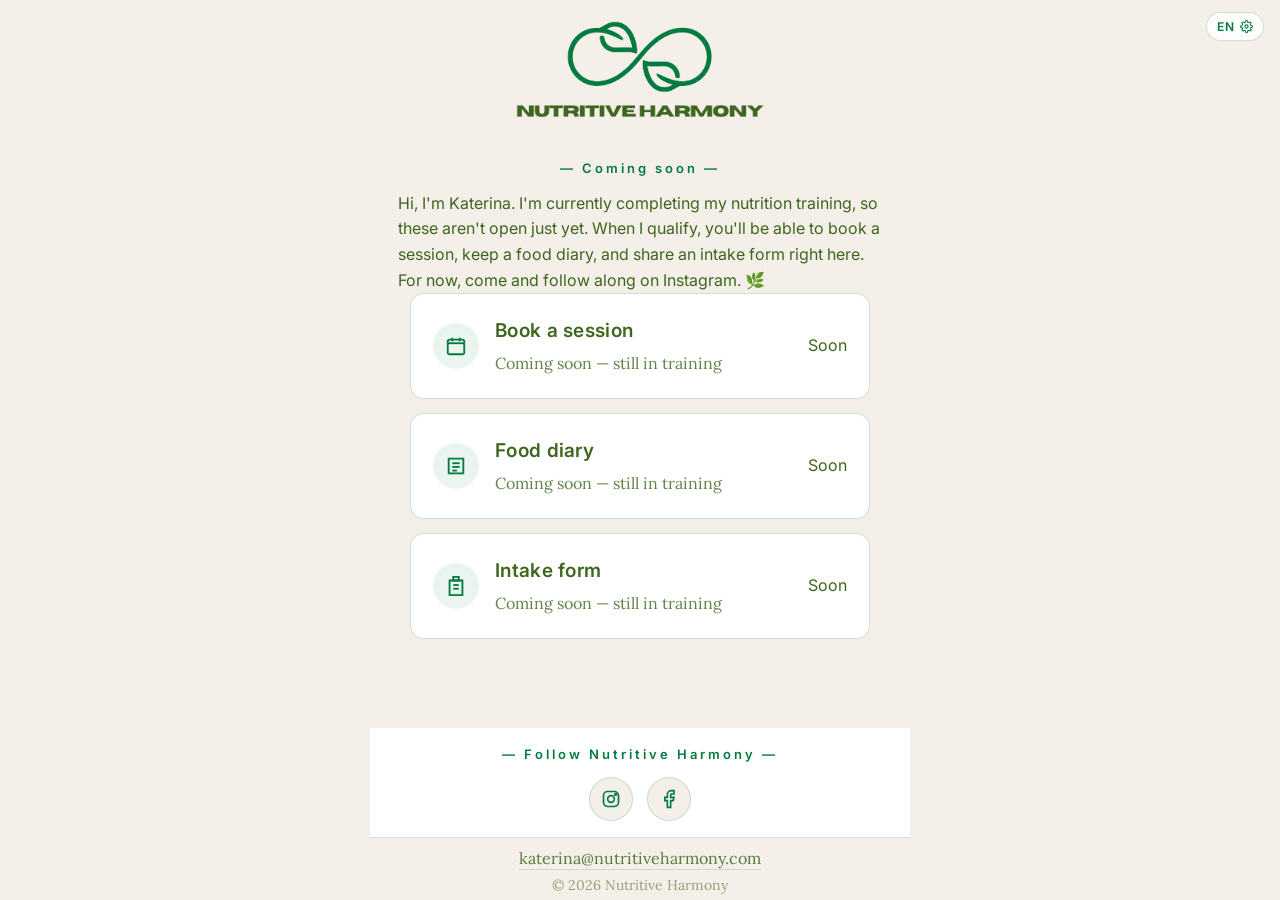
<file: index.html>
<!DOCTYPE html>
<html lang="en">
<head>
  <meta charset="UTF-8">
  <meta name="viewport" content="width=device-width, initial-scale=1.0, maximum-scale=5.0">
  <meta name="description" content="Nutritive Harmony — nutrition and wellbeing with Katerina. Currently in training.">
  <meta name="theme-color" content="#007A3F">
  <title>Nutritive Harmony</title>
  <link rel="manifest" href="manifest.json">
  <meta name="apple-mobile-web-app-capable" content="yes">
  <meta name="apple-mobile-web-app-status-bar-style" content="default">
  <meta name="apple-mobile-web-app-title" content="Nutritive Harmony">
  <link rel="icon" type="image/x-icon" href="favicons/favicon.ico">
  <link rel="icon" type="image/png" sizes="16x16" href="favicons/favicon-16x16.png">
  <link rel="icon" type="image/png" sizes="32x32" href="favicons/favicon-32x32.png">
  <link rel="icon" type="image/png" sizes="48x48" href="favicons/favicon-48x48.png">
  <link rel="icon" type="image/png" sizes="192x192" href="favicons/favicon-192x192.png">
  <link rel="icon" type="image/png" sizes="512x512" href="favicons/favicon-512x512.png">
  <link rel="apple-touch-icon" sizes="180x180" href="favicons/apple-touch-icon.png">
  <link rel="preconnect" href="https://fonts.googleapis.com">
  <link rel="preconnect" href="https://fonts.gstatic.com" crossorigin>
  <link href="https://fonts.googleapis.com/css2?family=Archivo+Black&family=Lora:ital,wght@0,400;0,500;0,600;1,400&family=Inter:wght@400;500;600;700&display=swap" rel="stylesheet">
  <link rel="stylesheet" href="styles.css">
</head>
<body>

  <main class="app-container">

    <div class="lang-switcher" id="langSwitcher">
      <button class="lang-switcher-btn" id="langSwitcherBtn" aria-label="Change language">
        <span id="langLabel">EN</span>
        <svg class="lang-cog" viewBox="0 0 24 24" fill="none" stroke="currentColor" stroke-width="2" stroke-linecap="round" stroke-linejoin="round">
          <circle cx="12" cy="12" r="3"/>
          <path d="M19.4 15a1.65 1.65 0 0 0 .33 1.82l.06.06a2 2 0 0 1 0 2.83 2 2 0 0 1-2.83 0l-.06-.06a1.65 1.65 0 0 0-1.82-.33 1.65 1.65 0 0 0-1 1.51V21a2 2 0 0 1-2 2 2 2 0 0 1-2-2v-.09A1.65 1.65 0 0 0 9 19.4a1.65 1.65 0 0 0-1.82.33l-.06.06a2 2 0 0 1-2.83 0 2 2 0 0 1 0-2.83l.06-.06a1.65 1.65 0 0 0 .33-1.82 1.65 1.65 0 0 0-1.51-1H3a2 2 0 0 1-2-2 2 2 0 0 1 2-2h.09A1.65 1.65 0 0 0 4.6 9a1.65 1.65 0 0 0-.33-1.82l-.06-.06a2 2 0 0 1 0-2.83 2 2 0 0 1 2.83 0l.06.06a1.65 1.65 0 0 0 1.82.33H9a1.65 1.65 0 0 0 1-1.51V3a2 2 0 0 1 2-2 2 2 0 0 1 2 2v.09a1.65 1.65 0 0 0 1 1.51 1.65 1.65 0 0 0 1.82-.33l.06-.06a2 2 0 0 1 2.83 0 2 2 0 0 1 0 2.83l-.06.06a1.65 1.65 0 0 0-.33 1.82V9a1.65 1.65 0 0 0 1.51 1H21a2 2 0 0 1 2 2 2 2 0 0 1-2 2h-.09a1.65 1.65 0 0 0-1.51 1z"/>
        </svg>
      </button>
      <div class="lang-dropdown" id="langDropdown">
        <button class="lang-option" data-lang="en"><span class="flag">🇬🇧</span> <span data-i18n="lang.english">English</span></button>
        <button class="lang-option" data-lang="it"><span class="flag">🇮🇹</span> <span data-i18n="lang.italian">Italiano</span></button>
        <button class="lang-option" data-lang="ru"><span class="flag">🇷🇺</span> <span data-i18n="lang.russian">Русский</span></button>
      </div>
    </div>

    <header class="brand-header">
      <img src="logo.png" alt="Nutritive Harmony" class="brand-logo" onerror="this.style.display='none'; this.nextElementSibling.style.display='inline-block';">
      <svg class="brand-logo-fallback" width="80" height="44" viewBox="0 0 32 18" style="display: none;" aria-hidden="true">
        <path d="M 4 9 C 4 4, 13 4, 16 9 C 19 14, 28 14, 28 9 C 28 4, 19 4, 16 9 C 13 14, 4 14, 4 9 Z" fill="none" stroke="#007A3F" stroke-width="2"/>
      </svg>
      <h1 class="brand-name">NUTRITIVE HARMONY</h1>
    </header>

    <section class="tools-section">
      <p class="section-label">— Coming soon —</p>

      <p class="tools-intro">
        Hi, I'm Katerina. I'm currently completing my nutrition training, so these
        aren't open just yet. When I qualify, you'll be able to book a session, keep
        a food diary, and share an intake form right here. For now, come and follow
        along on Instagram. 🌿
      </p>

      <div class="tools-stack">

        <div class="tool-card tool-card-soon" aria-disabled="true">
          <div class="tool-icon-wrap">
            <svg class="tool-icon" viewBox="0 0 24 24" fill="none" stroke="currentColor" stroke-width="2">
              <rect x="3" y="5" width="18" height="16" rx="2"/>
              <line x1="3" y1="9" x2="21" y2="9"/>
              <line x1="8" y1="3" x2="8" y2="7"/>
              <line x1="16" y1="3" x2="16" y2="7"/>
            </svg>
          </div>
          <div class="tool-text">
            <span class="tool-title">Book a session</span>
            <span class="tool-subtitle">Coming soon — still in training</span>
          </div>
          <span class="tool-soon-badge">Soon</span>
        </div>

        <div class="tool-card tool-card-soon" aria-disabled="true">
          <div class="tool-icon-wrap">
            <svg class="tool-icon" viewBox="0 0 24 24" fill="none" stroke="currentColor" stroke-width="2">
              <path d="M4 4 L20 4 L20 20 L4 20 Z"/>
              <line x1="8" y1="9" x2="16" y2="9"/>
              <line x1="8" y1="13" x2="16" y2="13"/>
              <line x1="8" y1="17" x2="13" y2="17"/>
            </svg>
          </div>
          <div class="tool-text">
            <span class="tool-title">Food diary</span>
            <span class="tool-subtitle">Coming soon — still in training</span>
          </div>
          <span class="tool-soon-badge">Soon</span>
        </div>

        <div class="tool-card tool-card-soon" aria-disabled="true">
          <div class="tool-icon-wrap">
            <svg class="tool-icon" viewBox="0 0 24 24" fill="none" stroke="currentColor" stroke-width="2">
              <path d="M9 2 L15 2 L15 6 L9 6 Z"/>
              <path d="M5 6 L19 6 L19 22 L5 22 Z"/>
              <line x1="9" y1="11" x2="15" y2="11"/>
              <line x1="9" y1="15" x2="15" y2="15"/>
            </svg>
          </div>
          <div class="tool-text">
            <span class="tool-title">Intake form</span>
            <span class="tool-subtitle">Coming soon — still in training</span>
          </div>
          <span class="tool-soon-badge">Soon</span>
        </div>

      </div>

      <section class="install-hint" id="installHint" style="display: none;">
        <p class="install-hint-title">📱 Save me as an app</p>
        <p class="install-hint-text" id="installText"></p>
      </section>

    </section>

    <div class="sticky-bottom">
      <section class="social-section">
        <p class="section-label">— Follow Nutritive Harmony —</p>
        <div class="social-pills">
          <a href="https://instagram.com/katerina_nutritive_harmony" target="_blank" rel="noopener" class="social-pill" aria-label="Instagram">
            <svg class="social-icon" viewBox="0 0 24 24" fill="none" stroke="currentColor" stroke-width="2">
              <rect x="3" y="3" width="18" height="18" rx="5"/>
              <circle cx="12" cy="12" r="4"/>
              <circle cx="17.5" cy="6.5" r="1" fill="currentColor"/>
            </svg>
          </a>
          <a href="https://www.facebook.com/" target="_blank" rel="noopener" class="social-pill" aria-label="Facebook">
            <svg class="social-icon" viewBox="0 0 24 24" fill="none" stroke="currentColor" stroke-width="2">
              <path d="M18 2 h-3 a5 5 0 0 0 -5 5 v3 H7 v4 h3 v8 h4 v-8 h3 l1 -4 h-4 V7 a1 1 0 0 1 1 -1 h3 z"/>
            </svg>
          </a>
        </div>
      </section>
      <footer class="app-footer">
        <p><a href="mailto:katerina@nutritiveharmony.com" class="footer-email">katerina@nutritiveharmony.com</a></p>
        <p class="footer-copyright">© 2026 Nutritive Harmony</p>
      </footer>
    </div>

  </main>

  <script>
    if ('serviceWorker' in navigator) {
      window.addEventListener('load', () => {
        navigator.serviceWorker.register('service-worker.js')
          .then(reg => console.log('Service Worker registered'))
          .catch(err => console.log('Service Worker registration failed:', err));
      });
    }
  </script>
  <script>
    (function() {
      const isStandalone = window.matchMedia('(display-mode: standalone)').matches || window.navigator.standalone === true;
      if (isStandalone) return;
      const ua = navigator.userAgent || navigator.vendor || window.opera;
      const isIOS = /iPad|iPhone|iPod/.test(ua) && !window.MSStream;
      const isAndroid = /android/i.test(ua);
      const hint = document.getElementById('installHint');
      const text = document.getElementById('installText');
      if (isIOS) { text.setAttribute('data-i18n', 'install.ios'); hint.style.display = 'block'; }
      else if (isAndroid) { text.setAttribute('data-i18n', 'install.android'); hint.style.display = 'block'; }
    })();
  </script>
  <script src="translations.js"></script>

</body>
</html>
</file>
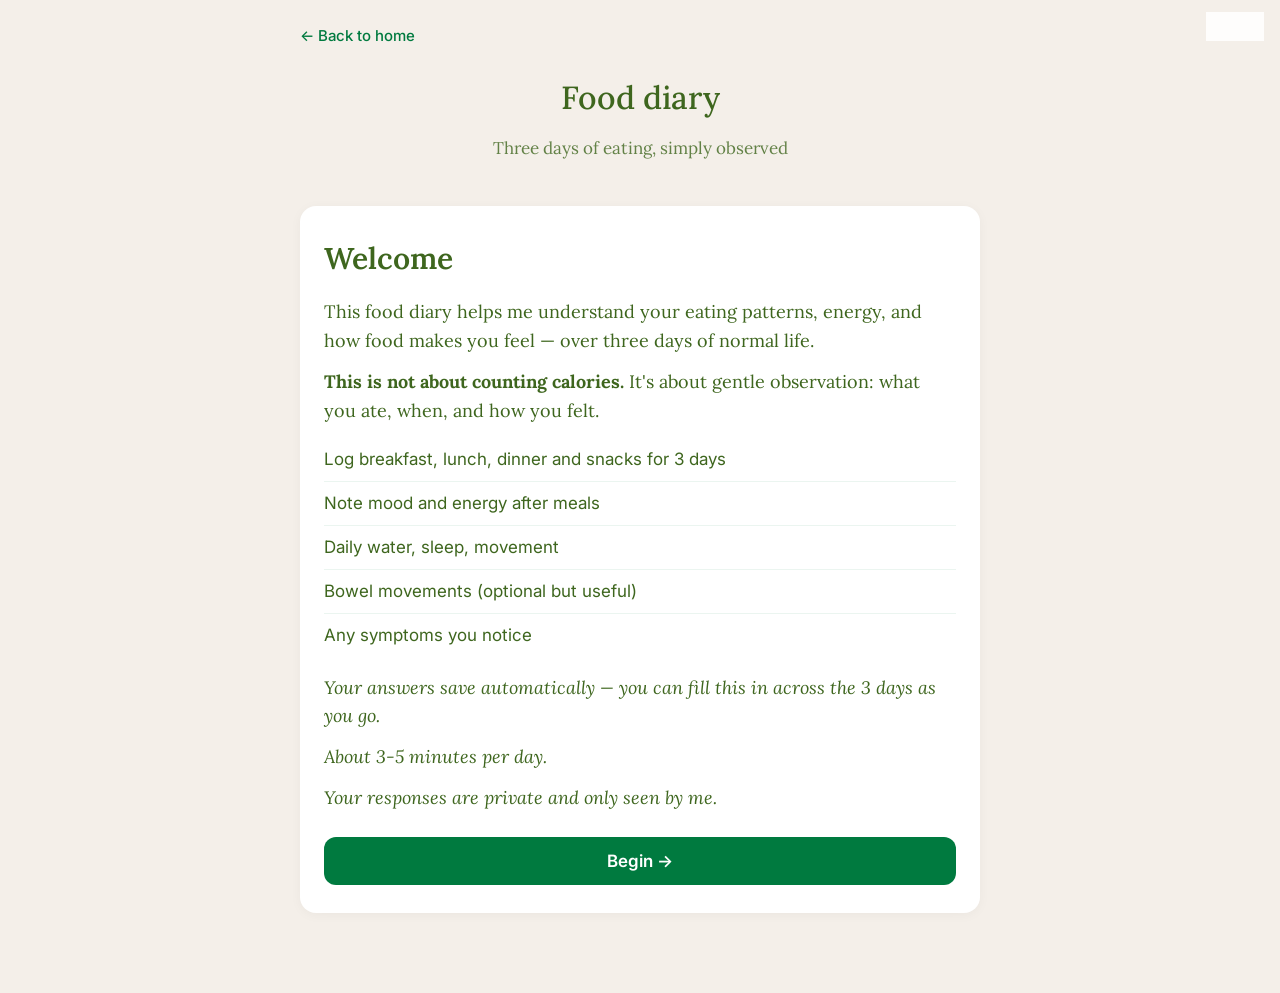
<file: diary-real.html>
<!DOCTYPE html>
<html lang="en">
<head>
  <meta charset="UTF-8">
  <meta name="viewport" content="width=device-width, initial-scale=1.0, maximum-scale=5.0">
  <meta name="theme-color" content="#007A3F">
  
  <title>Food diary — Nutritive Harmony</title>

  <link rel="manifest" href="manifest.json">
  <meta name="apple-mobile-web-app-capable" content="yes">
  <meta name="apple-mobile-web-app-title" content="Nutritive Harmony">

  <link rel="icon" type="image/x-icon" href="favicons/favicon.ico">
  <link rel="icon" type="image/png" sizes="16x16" href="favicons/favicon-16x16.png">
  <link rel="icon" type="image/png" sizes="32x32" href="favicons/favicon-32x32.png">
  <link rel="icon" type="image/png" sizes="48x48" href="favicons/favicon-48x48.png">
  <link rel="icon" type="image/png" sizes="192x192" href="favicons/favicon-192x192.png">
  <link rel="icon" type="image/png" sizes="512x512" href="favicons/favicon-512x512.png">
  <link rel="apple-touch-icon" sizes="180x180" href="favicons/apple-touch-icon.png">

  <link rel="preconnect" href="https://fonts.googleapis.com">
  <link rel="preconnect" href="https://fonts.gstatic.com" crossorigin>
  <link href="https://fonts.googleapis.com/css2?family=Archivo+Black&family=Lora:ital,wght@0,400;0,500;0,600;1,400&family=Inter:wght@400;500;600;700&display=swap" rel="stylesheet">
  
  <link rel="stylesheet" href="styles.css">
</head>
<body>

  <main class="page-container intake-page">
    
    <div class="lang-switcher" id="langSwitcher">
      <button class="lang-switcher-btn" id="langSwitcherBtn" aria-label="Change language">
        <span id="langLabel">EN</span>
        <svg class="lang-cog" viewBox="0 0 24 24" fill="none" stroke="currentColor" stroke-width="2" stroke-linecap="round" stroke-linejoin="round">
          <circle cx="12" cy="12" r="3"/>
          <path d="M19.4 15a1.65 1.65 0 0 0 .33 1.82l.06.06a2 2 0 0 1 0 2.83 2 2 0 0 1-2.83 0l-.06-.06a1.65 1.65 0 0 0-1.82-.33 1.65 1.65 0 0 0-1 1.51V21a2 2 0 0 1-2 2 2 2 0 0 1-2-2v-.09A1.65 1.65 0 0 0 9 19.4a1.65 1.65 0 0 0-1.82.33l-.06.06a2 2 0 0 1-2.83 0 2 2 0 0 1 0-2.83l.06-.06a1.65 1.65 0 0 0 .33-1.82 1.65 1.65 0 0 0-1.51-1H3a2 2 0 0 1-2-2 2 2 0 0 1 2-2h.09A1.65 1.65 0 0 0 4.6 9a1.65 1.65 0 0 0-.33-1.82l-.06-.06a2 2 0 0 1 0-2.83 2 2 0 0 1 2.83 0l.06.06a1.65 1.65 0 0 0 1.82.33H9a1.65 1.65 0 0 0 1-1.51V3a2 2 0 0 1 2-2 2 2 0 0 1 2 2v.09a1.65 1.65 0 0 0 1 1.51 1.65 1.65 0 0 0 1.82-.33l.06-.06a2 2 0 0 1 2.83 0 2 2 0 0 1 0 2.83l-.06.06a1.65 1.65 0 0 0-.33 1.82V9a1.65 1.65 0 0 0 1.51 1H21a2 2 0 0 1 2 2 2 2 0 0 1-2 2h-.09a1.65 1.65 0 0 0-1.51 1z"/>
        </svg>
      </button>
      <div class="lang-dropdown" id="langDropdown">
        <button class="lang-option" data-lang="en"><span class="flag">🇬🇧</span> <span data-i18n="lang.english">English</span></button>
        <button class="lang-option" data-lang="it"><span class="flag">🇮🇹</span> <span data-i18n="lang.italian">Italiano</span></button>
        <button class="lang-option" data-lang="ru"><span class="flag">🇷🇺</span> <span data-i18n="lang.russian">Русский</span></button>
      </div>
    </div>

    <a href="index.html" class="back-link">← Back to home</a>

    <header class="page-header">
      <h1 class="page-title">Food diary</h1>
      <p class="page-subtitle">Three days of eating, simply observed</p>
    </header>

    <section id="welcomeScreen" class="intake-screen">
      <div class="welcome-card">
        <h2>Welcome</h2>
        <p>This food diary helps me understand your eating patterns, energy, and how food makes you feel — over three days of normal life.</p>
        <p><strong>This is not about counting calories.</strong> It's about gentle observation: what you ate, when, and how you felt.</p>

        <ul>
          <li>Log breakfast, lunch, dinner and snacks for 3 days</li>
          <li>Note mood and energy after meals</li>
          <li>Daily water, sleep, movement</li>
          <li>Bowel movements (optional but useful)</li>
          <li>Any symptoms you notice</li>
        </ul>

        <p><em>Your answers save automatically — you can fill this in across the 3 days as you go.</em></p>
        <p><em>About 3-5 minutes per day.</em></p>
        <p><em>Your responses are private and only seen by me.</em></p>

        <button class="intake-btn intake-btn-primary" id="startBtn">Begin →</button>
        <button class="intake-btn intake-btn-link" id="resumeBtn" style="display:none;">Resume my saved progress</button>
      </div>
    </section>

    <section id="formScreen" class="intake-screen" style="display:none;">
      
      <div class="progress-wrap">
        <div class="progress-info">
          <span id="progressLabel">Step 1 of 10</span>
          <span id="progressPercent">10%</span>
        </div>
        <div class="progress-bar">
          <div class="progress-fill" id="progressFill"></div>
        </div>
      </div>

      <h2 id="pageTitle" class="intake-page-title"></h2>
      <p id="pageDescription" class="intake-page-description"></p>

      <div id="questionsContainer" class="questions-container"></div>

      <div class="intake-nav">
        <button class="intake-btn intake-btn-secondary" id="prevBtn">← Previous</button>
        <button class="intake-btn intake-btn-primary" id="nextBtn">Continue →</button>
      </div>

      <p class="autosave-note">Auto-saved a moment ago</p>
    </section>

    <section id="submittingScreen" class="intake-screen" style="display:none;">
      <div class="welcome-card center-content">
        <div class="spinner"></div>
        <h2>Sending your diary...</h2>
        <p>Please don't close this page.</p>
      </div>
    </section>

    <section id="successScreen" class="intake-screen" style="display:none;">
      <div class="welcome-card center-content">
        <div class="success-checkmark">✓</div>
        <h2>Thank you</h2>
        <p>Your food diary has been received. I'll review it carefully before our session.</p>
        <p>If you've booked a session, I'll see you then. Otherwise, you can book one anytime.</p>
        <a href="https://cal.eu/nutritiveharmony" target="_blank" class="intake-btn intake-btn-primary">Book a session</a>
        <a href="index.html" class="intake-btn intake-btn-link">Back to home</a>
      </div>
    </section>

    <section id="errorScreen" class="intake-screen" style="display:none;">
      <div class="welcome-card center-content">
        <div class="error-mark">!</div>
        <h2>Something went wrong</h2>
        <p>We couldn't send your diary just now. Your answers are still saved on this device.</p>
        <p>Please try again, or contact me directly at <a href="mailto:katerina@nutritiveharmony.com">katerina@nutritiveharmony.com</a></p>
        <button class="intake-btn intake-btn-primary" id="retryBtn">Try again</button>
      </div>
    </section>

  </main>

  <script src="translations.js"></script>
  <script src="food-diary.js"></script>

</body>
</html>
</file>
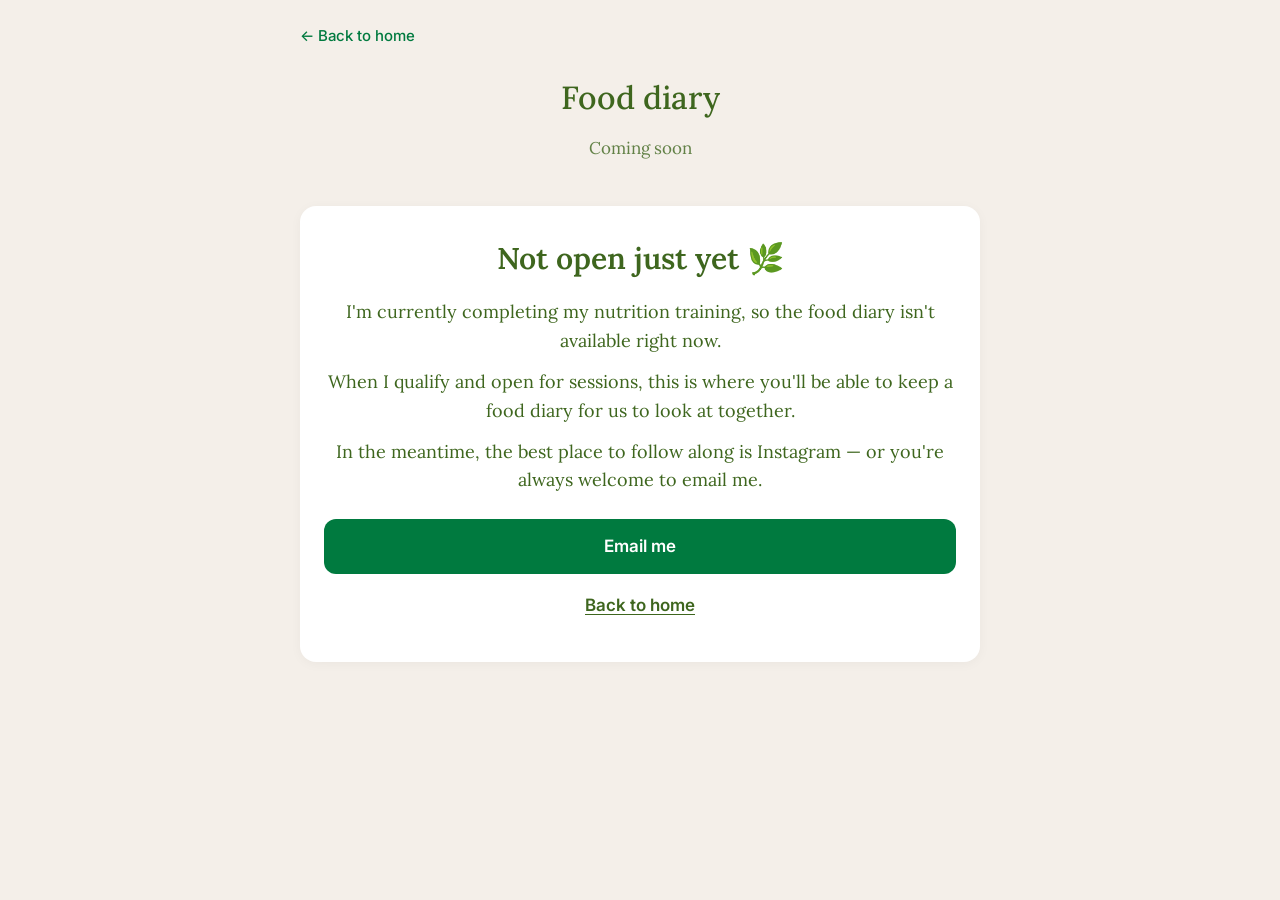
<file: diary.html>
<!DOCTYPE html>
<html lang="en">
<head>
  <meta charset="UTF-8">
  <meta name="viewport" content="width=device-width, initial-scale=1.0, maximum-scale=5.0">
  <meta name="theme-color" content="#007A3F">
  <title>Food diary — Nutritive Harmony</title>
  <link rel="icon" type="image/x-icon" href="favicons/favicon.ico">
  <link rel="preconnect" href="https://fonts.googleapis.com">
  <link rel="preconnect" href="https://fonts.gstatic.com" crossorigin>
  <link href="https://fonts.googleapis.com/css2?family=Archivo+Black&family=Lora:ital,wght@0,400;0,500;0,600;1,400&family=Inter:wght@400;500;600;700&display=swap" rel="stylesheet">
  <link rel="stylesheet" href="styles.css">
</head>
<body>
  <main class="page-container intake-page">
    <a href="index.html" class="back-link">← Back to home</a>
    <header class="page-header">
      <h1 class="page-title">Food diary</h1>
      <p class="page-subtitle">Coming soon</p>
    </header>
    <section class="intake-screen">
      <div class="welcome-card center-content">
        <h2>Not open just yet 🌿</h2>
        <p>I'm currently completing my nutrition training, so the food diary isn't available right now.</p>
        <p>When I qualify and open for sessions, this is where you'll be able to keep a food diary for us to look at together.</p>
        <p>In the meantime, the best place to follow along is Instagram — or you're always welcome to email me.</p>
        <a href="mailto:katerina@nutritiveharmony.com" class="intake-btn intake-btn-primary">Email me</a>
        <a href="index.html" class="intake-btn intake-btn-link">Back to home</a>
      </div>
    </section>
  </main>
</body>
</html>
</file>
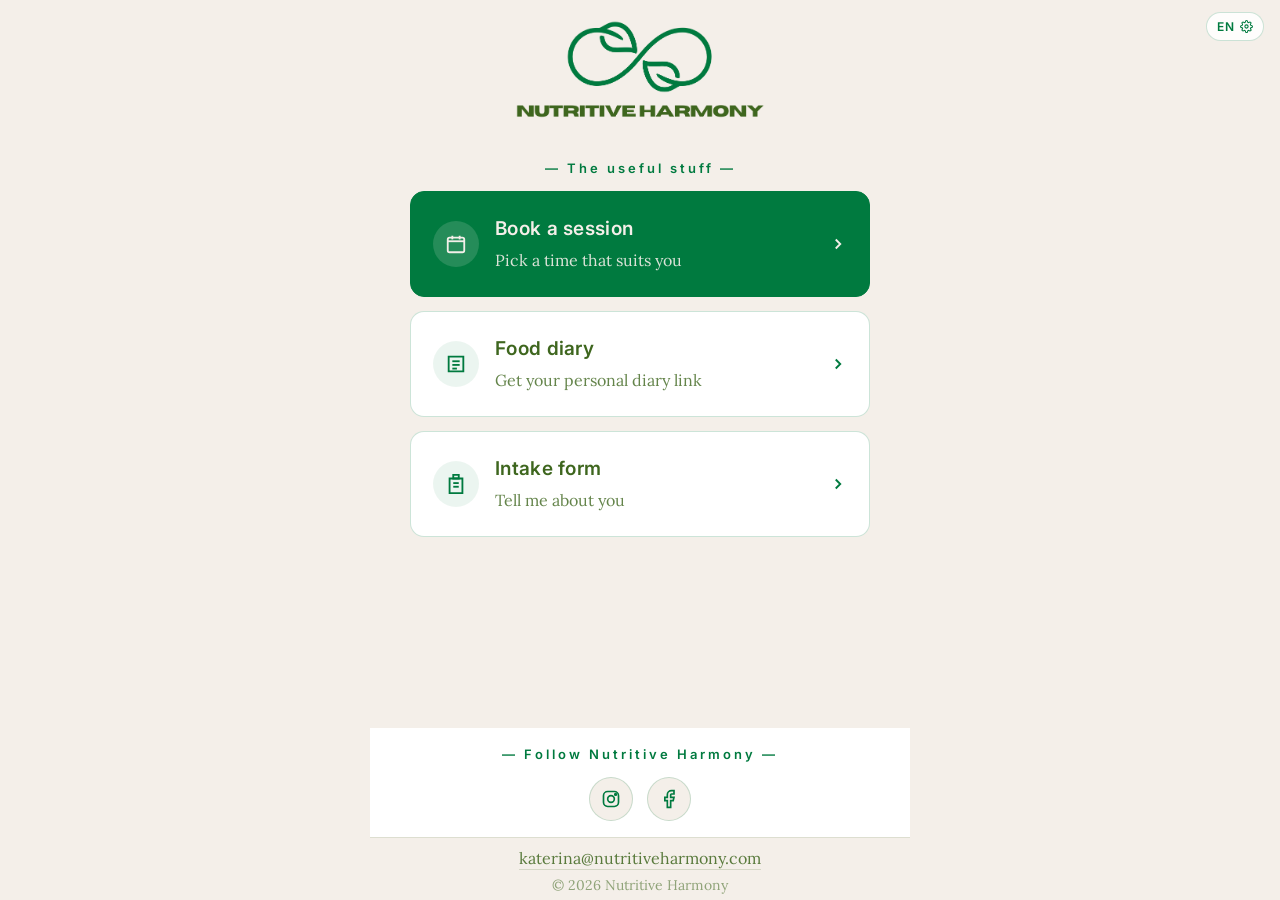
<file: index-real.html>
<!DOCTYPE html>
<html lang="en">
<head>
  <meta charset="UTF-8">
  <meta name="viewport" content="width=device-width, initial-scale=1.0, maximum-scale=5.0">
  <meta name="description" content="Nutritive Harmony — nutrition therapy and health coaching with Katerina. Book sessions, food diary, intake form.">
  <meta name="theme-color" content="#007A3F">
  
  <title>Nutritive Harmony</title>

  <!-- PWA manifest -->
  <link rel="manifest" href="manifest.json">
  <meta name="apple-mobile-web-app-capable" content="yes">
  <meta name="apple-mobile-web-app-status-bar-style" content="default">
  <meta name="apple-mobile-web-app-title" content="Nutritive Harmony">
  
  <!-- Favicons -->
  <link rel="icon" type="image/x-icon" href="favicons/favicon.ico">
  <link rel="icon" type="image/png" sizes="16x16" href="favicons/favicon-16x16.png">
  <link rel="icon" type="image/png" sizes="32x32" href="favicons/favicon-32x32.png">
  <link rel="icon" type="image/png" sizes="48x48" href="favicons/favicon-48x48.png">
  <link rel="icon" type="image/png" sizes="192x192" href="favicons/favicon-192x192.png">
  <link rel="icon" type="image/png" sizes="512x512" href="favicons/favicon-512x512.png">
  <link rel="apple-touch-icon" sizes="180x180" href="favicons/apple-touch-icon.png">

  <!-- Google Fonts -->
  <link rel="preconnect" href="https://fonts.googleapis.com">
  <link rel="preconnect" href="https://fonts.gstatic.com" crossorigin>
  <link href="https://fonts.googleapis.com/css2?family=Archivo+Black&family=Lora:ital,wght@0,400;0,500;0,600;1,400&family=Inter:wght@400;500;600;700&display=swap" rel="stylesheet">
  
  <link rel="stylesheet" href="styles.css">
</head>
<body>

  <main class="app-container">

    <!-- LANGUAGE SWITCHER (top right) -->
    <div class="lang-switcher" id="langSwitcher">
      <button class="lang-switcher-btn" id="langSwitcherBtn" aria-label="Change language">
        <span id="langLabel">EN</span>
        <svg class="lang-cog" viewBox="0 0 24 24" fill="none" stroke="currentColor" stroke-width="2" stroke-linecap="round" stroke-linejoin="round">
          <circle cx="12" cy="12" r="3"/>
          <path d="M19.4 15a1.65 1.65 0 0 0 .33 1.82l.06.06a2 2 0 0 1 0 2.83 2 2 0 0 1-2.83 0l-.06-.06a1.65 1.65 0 0 0-1.82-.33 1.65 1.65 0 0 0-1 1.51V21a2 2 0 0 1-2 2 2 2 0 0 1-2-2v-.09A1.65 1.65 0 0 0 9 19.4a1.65 1.65 0 0 0-1.82.33l-.06.06a2 2 0 0 1-2.83 0 2 2 0 0 1 0-2.83l.06-.06a1.65 1.65 0 0 0 .33-1.82 1.65 1.65 0 0 0-1.51-1H3a2 2 0 0 1-2-2 2 2 0 0 1 2-2h.09A1.65 1.65 0 0 0 4.6 9a1.65 1.65 0 0 0-.33-1.82l-.06-.06a2 2 0 0 1 0-2.83 2 2 0 0 1 2.83 0l.06.06a1.65 1.65 0 0 0 1.82.33H9a1.65 1.65 0 0 0 1-1.51V3a2 2 0 0 1 2-2 2 2 0 0 1 2 2v.09a1.65 1.65 0 0 0 1 1.51 1.65 1.65 0 0 0 1.82-.33l.06-.06a2 2 0 0 1 2.83 0 2 2 0 0 1 0 2.83l-.06.06a1.65 1.65 0 0 0-.33 1.82V9a1.65 1.65 0 0 0 1.51 1H21a2 2 0 0 1 2 2 2 2 0 0 1-2 2h-.09a1.65 1.65 0 0 0-1.51 1z"/>
        </svg>
      </button>
      <div class="lang-dropdown" id="langDropdown">
        <button class="lang-option" data-lang="en"><span class="flag">🇬🇧</span> <span data-i18n="lang.english">English</span></button>
        <button class="lang-option" data-lang="it"><span class="flag">🇮🇹</span> <span data-i18n="lang.italian">Italiano</span></button>
        <button class="lang-option" data-lang="ru"><span class="flag">🇷🇺</span> <span data-i18n="lang.russian">Русский</span></button>
      </div>
    </div>

    <!-- HEADER: logo (sticky to top) -->
    <header class="brand-header">
      <img src="logo.png" alt="Nutritive Harmony" class="brand-logo" onerror="this.style.display='none'; this.nextElementSibling.style.display='inline-block';">
      <svg class="brand-logo-fallback" width="80" height="44" viewBox="0 0 32 18" style="display: none;" aria-hidden="true">
        <path d="M 4 9 C 4 4, 13 4, 16 9 C 19 14, 28 14, 28 9 C 28 4, 19 4, 16 9 C 13 14, 4 14, 4 9 Z" fill="none" stroke="#007A3F" stroke-width="2"/>
      </svg>
      <h1 class="brand-name">NUTRITIVE HARMONY</h1>
    </header>

    <!-- THE USEFUL STUFF: 3 buttons -->
    <section class="tools-section">
      <p class="section-label" data-i18n="section.tools">— The useful stuff —</p>

      <div class="tools-stack">

        <!-- BOOK A SESSION -->
        <a href="https://cal.eu/nutritiveharmony" target="_blank" rel="noopener" class="tool-card tool-card-primary">
          <div class="tool-icon-wrap">
            <svg class="tool-icon" viewBox="0 0 24 24" fill="none" stroke="currentColor" stroke-width="2">
              <rect x="3" y="5" width="18" height="16" rx="2"/>
              <line x1="3" y1="9" x2="21" y2="9"/>
              <line x1="8" y1="3" x2="8" y2="7"/>
              <line x1="16" y1="3" x2="16" y2="7"/>
            </svg>
          </div>
          <div class="tool-text">
            <span class="tool-title" data-i18n="tool.book.title">Book a session</span>
            <span class="tool-subtitle" data-i18n="tool.book.subtitle">Pick a time that suits you</span>
          </div>
          <svg class="tool-arrow" viewBox="0 0 24 24" fill="none" stroke="currentColor" stroke-width="2.5">
            <polyline points="9 6 15 12 9 18"/>
          </svg>
        </a>

        <!-- FOOD DIARY -->
        <a href="diary.html" class="tool-card">
          <div class="tool-icon-wrap">
            <svg class="tool-icon" viewBox="0 0 24 24" fill="none" stroke="currentColor" stroke-width="2">
              <path d="M4 4 L20 4 L20 20 L4 20 Z"/>
              <line x1="8" y1="9" x2="16" y2="9"/>
              <line x1="8" y1="13" x2="16" y2="13"/>
              <line x1="8" y1="17" x2="13" y2="17"/>
            </svg>
          </div>
          <div class="tool-text">
            <span class="tool-title" data-i18n="tool.diary.title">Food diary</span>
            <span class="tool-subtitle" data-i18n="tool.diary.subtitle">Get your personal diary link</span>
          </div>
          <svg class="tool-arrow" viewBox="0 0 24 24" fill="none" stroke="currentColor" stroke-width="2.5">
            <polyline points="9 6 15 12 9 18"/>
          </svg>
        </a>

        <!-- INTAKE FORM -->
        <a href="intake.html" class="tool-card">
          <div class="tool-icon-wrap">
            <svg class="tool-icon" viewBox="0 0 24 24" fill="none" stroke="currentColor" stroke-width="2">
              <path d="M9 2 L15 2 L15 6 L9 6 Z"/>
              <path d="M5 6 L19 6 L19 22 L5 22 Z"/>
              <line x1="9" y1="11" x2="15" y2="11"/>
              <line x1="9" y1="15" x2="15" y2="15"/>
            </svg>
          </div>
          <div class="tool-text">
            <span class="tool-title" data-i18n="tool.intake.title">Intake form</span>
            <span class="tool-subtitle" data-i18n="tool.intake.subtitle">Tell me about you</span>
          </div>
          <svg class="tool-arrow" viewBox="0 0 24 24" fill="none" stroke="currentColor" stroke-width="2.5">
            <polyline points="9 6 15 12 9 18"/>
          </svg>
        </a>

      </div>

      <!-- INSTALL AS APP HINT -->
      <section class="install-hint" id="installHint" style="display: none;">
        <p class="install-hint-title" data-i18n="install.title">📱 Save me as an app</p>
        <p class="install-hint-text" id="installText"></p>
      </section>

    </section>

    <!-- STICKY BOTTOM -->
    <div class="sticky-bottom">

      <section class="social-section">
        <p class="section-label" data-i18n="section.follow">— Follow Nutritive Harmony —</p>
        <div class="social-pills">
          
          <a href="https://instagram.com/katerina_nutritive_harmony" target="_blank" rel="noopener" class="social-pill" aria-label="Instagram @katerina_nutritive_harmony">
            <svg class="social-icon" viewBox="0 0 24 24" fill="none" stroke="currentColor" stroke-width="2">
              <rect x="3" y="3" width="18" height="18" rx="5"/>
              <circle cx="12" cy="12" r="4"/>
              <circle cx="17.5" cy="6.5" r="1" fill="currentColor"/>
            </svg>
          </a>

          <a href="https://www.facebook.com/" target="_blank" rel="noopener" class="social-pill" aria-label="Facebook">
            <svg class="social-icon" viewBox="0 0 24 24" fill="none" stroke="currentColor" stroke-width="2">
              <path d="M18 2 h-3 a5 5 0 0 0 -5 5 v3 H7 v4 h3 v8 h4 v-8 h3 l1 -4 h-4 V7 a1 1 0 0 1 1 -1 h3 z"/>
            </svg>
          </a>

        </div>
      </section>

      <footer class="app-footer">
        <p>
          <a href="mailto:katerina@nutritiveharmony.com" class="footer-email">katerina@nutritiveharmony.com</a>
        </p>
        <p class="footer-copyright" data-i18n="footer.copyright">© 2026 Nutritive Harmony</p>
      </footer>

    </div>

  </main>

  <!-- Register service worker for PWA -->
  <script>
    if ('serviceWorker' in navigator) {
      window.addEventListener('load', () => {
        navigator.serviceWorker.register('service-worker.js')
          .then(reg => console.log('Service Worker registered'))
          .catch(err => console.log('Service Worker registration failed:', err));
      });
    }
  </script>

  <!-- Install hint device detection (shows/hides the install section) -->
  <script>
    (function() {
      const isStandalone = window.matchMedia('(display-mode: standalone)').matches 
        || window.navigator.standalone === true;
      
      if (isStandalone) return;

      const ua = navigator.userAgent || navigator.vendor || window.opera;
      const isIOS = /iPad|iPhone|iPod/.test(ua) && !window.MSStream;
      const isAndroid = /android/i.test(ua);

      const hint = document.getElementById('installHint');
      const text = document.getElementById('installText');

      if (isIOS) {
        text.setAttribute('data-i18n', 'install.ios');
        hint.style.display = 'block';
      } else if (isAndroid) {
        text.setAttribute('data-i18n', 'install.android');
        hint.style.display = 'block';
      }
    })();
  </script>

  <!-- Translations system (loads last so all elements exist) -->
  <script src="translations.js"></script>

</body>
</html>
</file>
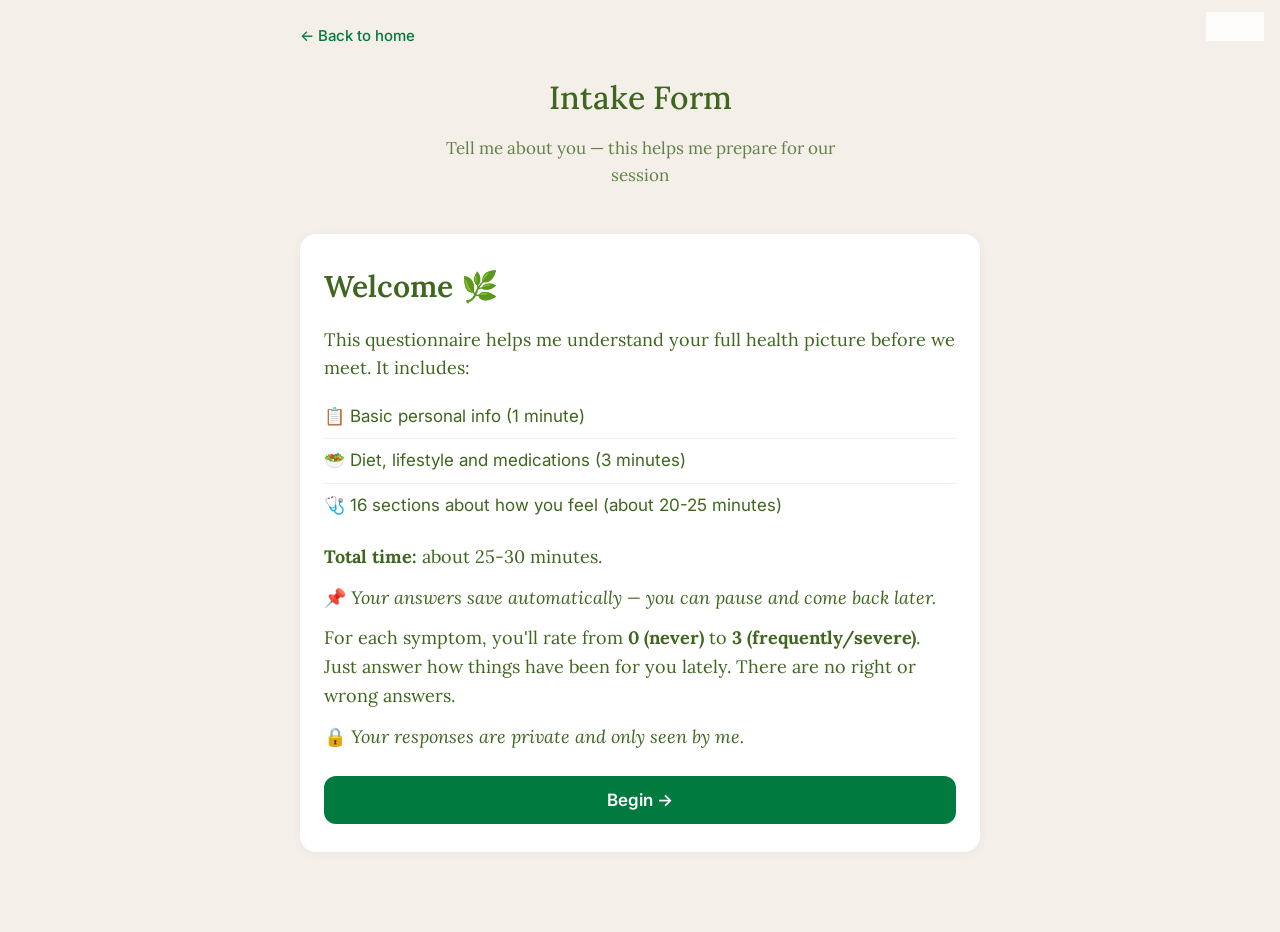
<file: intake-real.html>
<!DOCTYPE html>
<html lang="en">
<head>
  <meta charset="UTF-8">
  <meta name="viewport" content="width=device-width, initial-scale=1.0, maximum-scale=5.0">
  <meta name="theme-color" content="#007A3F">
  
  <title>Intake form — Nutritive Harmony</title>

  <link rel="manifest" href="manifest.json">
  <meta name="apple-mobile-web-app-capable" content="yes">
  <meta name="apple-mobile-web-app-title" content="Nutritive Harmony">

  <!-- Favicons -->
  <link rel="icon" type="image/x-icon" href="favicons/favicon.ico">
  <link rel="icon" type="image/png" sizes="16x16" href="favicons/favicon-16x16.png">
  <link rel="icon" type="image/png" sizes="32x32" href="favicons/favicon-32x32.png">
  <link rel="icon" type="image/png" sizes="48x48" href="favicons/favicon-48x48.png">
  <link rel="icon" type="image/png" sizes="192x192" href="favicons/favicon-192x192.png">
  <link rel="icon" type="image/png" sizes="512x512" href="favicons/favicon-512x512.png">
  <link rel="apple-touch-icon" sizes="180x180" href="favicons/apple-touch-icon.png">

  <link rel="preconnect" href="https://fonts.googleapis.com">
  <link rel="preconnect" href="https://fonts.gstatic.com" crossorigin>
  <link href="https://fonts.googleapis.com/css2?family=Archivo+Black&family=Lora:ital,wght@0,400;0,500;0,600;1,400&family=Inter:wght@400;500;600;700&display=swap" rel="stylesheet">
  
  <link rel="stylesheet" href="styles.css">
</head>
<body>

  <main class="page-container intake-page">
    
    <!-- LANGUAGE SWITCHER -->
    <div class="lang-switcher" id="langSwitcher">
      <button class="lang-switcher-btn" id="langSwitcherBtn" aria-label="Change language">
        <span id="langLabel">EN</span>
        <svg class="lang-cog" viewBox="0 0 24 24" fill="none" stroke="currentColor" stroke-width="2" stroke-linecap="round" stroke-linejoin="round">
          <circle cx="12" cy="12" r="3"/>
          <path d="M19.4 15a1.65 1.65 0 0 0 .33 1.82l.06.06a2 2 0 0 1 0 2.83 2 2 0 0 1-2.83 0l-.06-.06a1.65 1.65 0 0 0-1.82-.33 1.65 1.65 0 0 0-1 1.51V21a2 2 0 0 1-2 2 2 2 0 0 1-2-2v-.09A1.65 1.65 0 0 0 9 19.4a1.65 1.65 0 0 0-1.82.33l-.06.06a2 2 0 0 1-2.83 0 2 2 0 0 1 0-2.83l.06-.06a1.65 1.65 0 0 0 .33-1.82 1.65 1.65 0 0 0-1.51-1H3a2 2 0 0 1-2-2 2 2 0 0 1 2-2h.09A1.65 1.65 0 0 0 4.6 9a1.65 1.65 0 0 0-.33-1.82l-.06-.06a2 2 0 0 1 0-2.83 2 2 0 0 1 2.83 0l.06.06a1.65 1.65 0 0 0 1.82.33H9a1.65 1.65 0 0 0 1-1.51V3a2 2 0 0 1 2-2 2 2 0 0 1 2 2v.09a1.65 1.65 0 0 0 1 1.51 1.65 1.65 0 0 0 1.82-.33l.06-.06a2 2 0 0 1 2.83 0 2 2 0 0 1 0 2.83l-.06.06a1.65 1.65 0 0 0-.33 1.82V9a1.65 1.65 0 0 0 1.51 1H21a2 2 0 0 1 2 2 2 2 0 0 1-2 2h-.09a1.65 1.65 0 0 0-1.51 1z"/>
        </svg>
      </button>
      <div class="lang-dropdown" id="langDropdown">
        <button class="lang-option" data-lang="en"><span class="flag">🇬🇧</span> <span data-i18n="lang.english">English</span></button>
        <button class="lang-option" data-lang="it"><span class="flag">🇮🇹</span> <span data-i18n="lang.italian">Italiano</span></button>
        <button class="lang-option" data-lang="ru"><span class="flag">🇷🇺</span> <span data-i18n="lang.russian">Русский</span></button>
      </div>
    </div>

    <a href="index.html" class="back-link">← Back to home</a>

    <header class="page-header">
      <h1 class="page-title">Intake Form</h1>
      <p class="page-subtitle">Tell me about you — this helps me prepare for our session</p>
    </header>

    <!-- WELCOME / START SCREEN -->
    <section id="welcomeScreen" class="intake-screen">
      <div class="welcome-card">
        <h2>Welcome 🌿</h2>
        <p>This questionnaire helps me understand your full health picture before we meet. It includes:</p>
        <ul>
          <li>📋 Basic personal info (1 minute)</li>
          <li>🥗 Diet, lifestyle and medications (3 minutes)</li>
          <li>🩺 16 sections about how you feel (about 20-25 minutes)</li>
        </ul>
        <p><strong>Total time:</strong> about 25-30 minutes.</p>
        <p>📌 <em>Your answers save automatically — you can pause and come back later.</em></p>
        <p>For each symptom, you'll rate from <strong>0 (never)</strong> to <strong>3 (frequently/severe)</strong>. Just answer how things have been for you lately. There are no right or wrong answers.</p>
        <p>🔒 <em>Your responses are private and only seen by me.</em></p>
        
        <button class="intake-btn intake-btn-primary" id="startBtn">Begin →</button>
        <button class="intake-btn intake-btn-link" id="resumeBtn" style="display:none;">Resume my saved progress</button>
      </div>
    </section>

    <!-- FORM SCREEN (loaded dynamically by intake-form.js) -->
    <section id="formScreen" class="intake-screen" style="display:none;">
      
      <!-- Progress bar -->
      <div class="progress-wrap">
        <div class="progress-info">
          <span id="progressLabel">Step 1 of 18</span>
          <span id="progressPercent">5%</span>
        </div>
        <div class="progress-bar">
          <div class="progress-fill" id="progressFill"></div>
        </div>
      </div>

      <!-- Page title -->
      <h2 id="pageTitle" class="intake-page-title"></h2>
      <p id="pageDescription" class="intake-page-description"></p>

      <!-- Questions container (filled dynamically) -->
      <div id="questionsContainer" class="questions-container"></div>

      <!-- Navigation -->
      <div class="intake-nav">
        <button class="intake-btn intake-btn-secondary" id="prevBtn">← Previous</button>
        <button class="intake-btn intake-btn-primary" id="nextBtn">Continue →</button>
      </div>

      <p class="autosave-note">💾 Auto-saved a moment ago</p>
    </section>

    <!-- SUBMITTING SCREEN -->
    <section id="submittingScreen" class="intake-screen" style="display:none;">
      <div class="welcome-card center-content">
        <div class="spinner"></div>
        <h2>Sending your form...</h2>
        <p>Please don't close this page.</p>
      </div>
    </section>

    <!-- SUCCESS SCREEN -->
    <section id="successScreen" class="intake-screen" style="display:none;">
      <div class="welcome-card center-content">
        <div class="success-checkmark">✓</div>
        <h2>Thank you! 🌿</h2>
        <p>Your form has been received. I'll review it carefully before our session.</p>
        <p>If you've booked a session, I'll see you then. Otherwise, you can book one anytime.</p>
        <a href="https://cal.eu/nutritiveharmony" target="_blank" class="intake-btn intake-btn-primary">Book a session</a>
        <a href="index.html" class="intake-btn intake-btn-link">Back to home</a>
      </div>
    </section>

    <!-- ERROR SCREEN -->
    <section id="errorScreen" class="intake-screen" style="display:none;">
      <div class="welcome-card center-content">
        <div class="error-mark">!</div>
        <h2>Something went wrong</h2>
        <p>We couldn't send your form just now. Your answers are still saved on this device.</p>
        <p>Please try again, or contact me directly at <a href="mailto:katerina@nutritiveharmony.com">katerina@nutritiveharmony.com</a></p>
        <button class="intake-btn intake-btn-primary" id="retryBtn">Try again</button>
      </div>
    </section>

  </main>

  <script src="translations.js"></script>
  <script src="intake-form.js"></script>

</body>
</html>
</file>
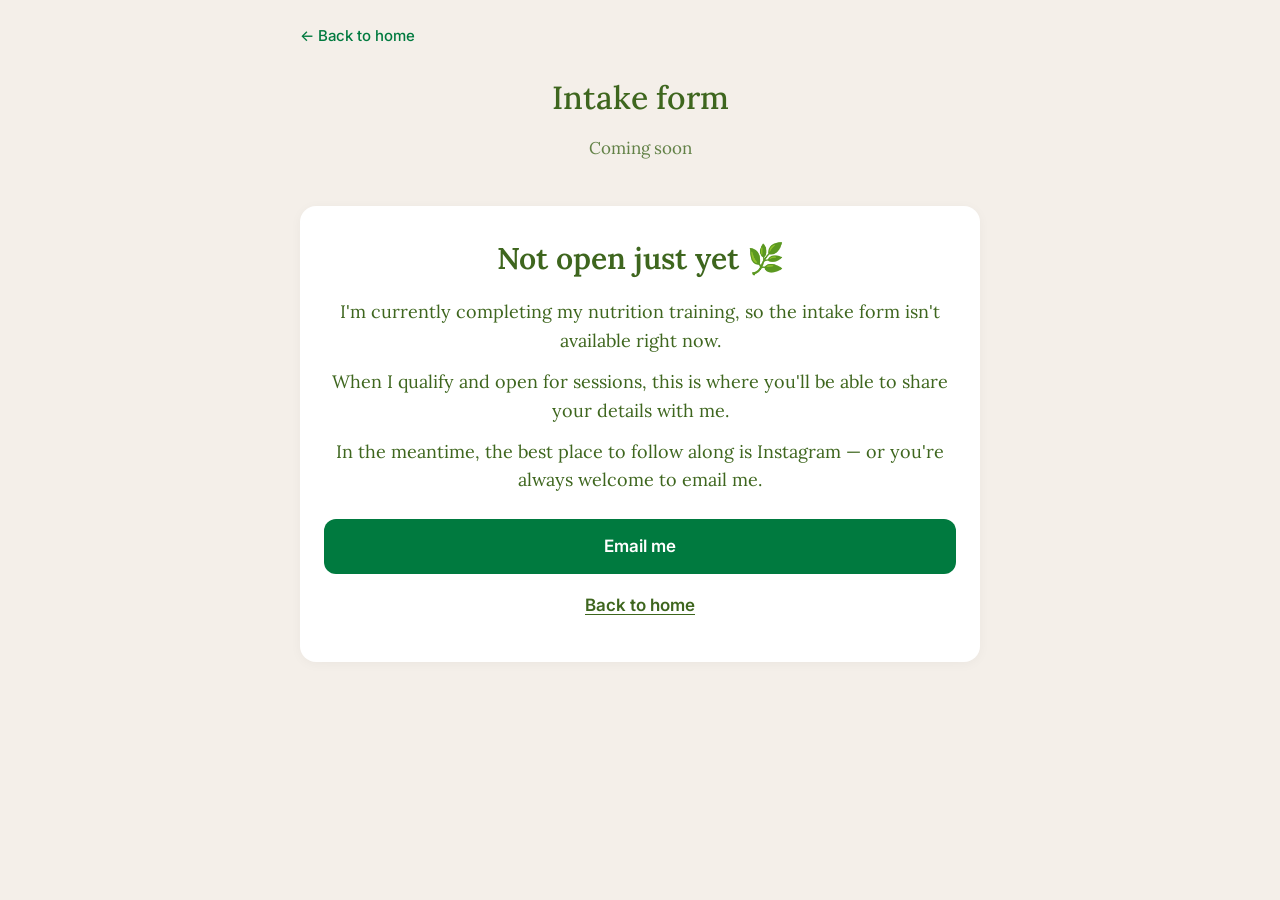
<file: intake.html>
<!DOCTYPE html>
<html lang="en">
<head>
  <meta charset="UTF-8">
  <meta name="viewport" content="width=device-width, initial-scale=1.0, maximum-scale=5.0">
  <meta name="theme-color" content="#007A3F">
  <title>Intake form — Nutritive Harmony</title>
  <link rel="icon" type="image/x-icon" href="favicons/favicon.ico">
  <link rel="preconnect" href="https://fonts.googleapis.com">
  <link rel="preconnect" href="https://fonts.gstatic.com" crossorigin>
  <link href="https://fonts.googleapis.com/css2?family=Archivo+Black&family=Lora:ital,wght@0,400;0,500;0,600;1,400&family=Inter:wght@400;500;600;700&display=swap" rel="stylesheet">
  <link rel="stylesheet" href="styles.css">
</head>
<body>
  <main class="page-container intake-page">
    <a href="index.html" class="back-link">← Back to home</a>
    <header class="page-header">
      <h1 class="page-title">Intake form</h1>
      <p class="page-subtitle">Coming soon</p>
    </header>
    <section class="intake-screen">
      <div class="welcome-card center-content">
        <h2>Not open just yet 🌿</h2>
        <p>I'm currently completing my nutrition training, so the intake form isn't available right now.</p>
        <p>When I qualify and open for sessions, this is where you'll be able to share your details with me.</p>
        <p>In the meantime, the best place to follow along is Instagram — or you're always welcome to email me.</p>
        <a href="mailto:katerina@nutritiveharmony.com" class="intake-btn intake-btn-primary">Email me</a>
        <a href="index.html" class="intake-btn intake-btn-link">Back to home</a>
      </div>
    </section>
  </main>
</body>
</html>
</file>
<file: styles.css>
/* ============================================
   NUTRITIVE HARMONY — Stylesheet
   Brand colors:
     #F4EFE9 — cream background
     #007A3F — leaf green (primary accent)
     #3E661E — wordmark olive (text)
   ============================================ */
 
* {
  box-sizing: border-box;
  margin: 0;
  padding: 0;
}
 
html {
   background: #F4EFE9;
   overscroll-behavior: none;
  -webkit-text-size-adjust: 100%;
  -webkit-tap-highlight-color: transparent;
}
 
body {
  font-family: 'Inter', -apple-system, BlinkMacSystemFont, 'Segoe UI', sans-serif;
  background: #F4EFE9;
  color: #3E661E;
  line-height: 1.6;
  min-height: 100vh;
  -webkit-font-smoothing: antialiased;
  -moz-osx-font-smoothing: grayscale;
}
 
/* ============================================
   APP CONTAINER — sticky layout
   ============================================ */
.app-container {
  max-width: 540px;
  margin: 0 auto;
  min-height: 100vh;
  display: flex;
  flex-direction: column;
}
 
/* ============================================
   BRAND HEADER — sticky to top
   ============================================ */
.brand-header {
  text-align: center;
  padding: 20px 24px 0;
  position: sticky;
  top: 0;
  background: #F4EFE9;
  z-index: 10;
}
 
.brand-logo,
.brand-logo-fallback {
  display: inline-block;
  height: auto;
  width: 100%;
  max-width: 250px;
  margin-bottom: 0;
}
 
.brand-name {
  font-family: 'Archivo Black', 'Arial Black', Impact, sans-serif;
  color: #3E661E;
  font-size: 18px;
  letter-spacing: 2.5px;
  font-weight: normal;
  margin: 0;
  display: none;
}
 
/* ============================================
   SECTION LABELS
   ============================================ */
.section-label {
  font-family: 'Inter', sans-serif;
  font-size: 13px;
  letter-spacing: 3px;
  color: #007A3F;
  text-align: center;
  margin-bottom: 12px;
  font-weight: 600;
}
 
/* ============================================
   TOOLS SECTION (Book / Diary / Intake)
   ============================================ */
.tools-section {
  padding: 32px 28px;
  flex: 1;
}
 
.tools-stack {
  display: flex;
  flex-direction: column;
  gap: 14px;
  max-width: 460px;
  margin: 0 auto;
}
 
.tool-card {
  background: #ffffff;
  padding: 22px;
  border-radius: 14px;
  display: flex;
  align-items: center;
  gap: 16px;
  text-decoration: none;
  border: 1px solid rgba(0, 122, 63, 0.2);
  transition: transform 0.15s ease, box-shadow 0.15s ease, background 0.15s ease, border-color 0.15s ease, color 0.15s ease;
  color: #3E661E;
}
 
.tool-card:hover {
  transform: translateY(-2px);
  box-shadow: 0 4px 12px rgba(0, 122, 63, 0.08);
}

/* Tap feedback for white tool cards — green flash on press */
.tool-card:not(.tool-card-primary):active {
  background: #007A3F;
  border-color: #007A3F;
  color: #F4EFE9;
  transform: scale(0.98);
}

.tool-card:not(.tool-card-primary):active .tool-icon-wrap {
  background: rgba(244, 239, 233, 0.15);
}

.tool-card:not(.tool-card-primary):active .tool-icon,
.tool-card:not(.tool-card-primary):active .tool-arrow {
  color: #F4EFE9;
}
 
.tool-card-primary {
  background: #007A3F;
  border-color: #007A3F;
  color: #F4EFE9;
}
 
.tool-icon-wrap {
  width: 46px;
  height: 46px;
  background: rgba(0, 122, 63, 0.08);
  border-radius: 50%;
  display: flex;
  align-items: center;
  justify-content: center;
  flex-shrink: 0;
  transition: background 0.15s ease;
}
 
.tool-card-primary .tool-icon-wrap {
  background: rgba(244, 239, 233, 0.15);
}
 
.tool-icon {
  width: 22px;
  height: 22px;
  color: #007A3F;
  transition: color 0.15s ease;
}
 
.tool-card-primary .tool-icon {
  color: #F4EFE9;
}
 
.tool-text {
  flex: 1;
  display: flex;
  flex-direction: column;
  gap: 4px;
}
 
.tool-title {
  font-family: 'Inter', sans-serif;
  font-size: 19px;
  font-weight: 600;
  letter-spacing: 0.3px;
}
 
.tool-subtitle {
  font-family: 'Lora', Georgia, serif;
  font-size: 16px;
  font-style: normal;
  opacity: 0.8;
}
 
.tool-card-primary .tool-subtitle {
  opacity: 0.9;
}
 
.tool-arrow {
  width: 18px;
  height: 18px;
  color: #007A3F;
  flex-shrink: 0;
  transition: color 0.15s ease;
}
 
.tool-card-primary .tool-arrow {
  color: #F4EFE9;
}

/* ============================================
   STICKY BOTTOM (wraps social + footer)
   ============================================ */
.sticky-bottom {
  position: sticky;
  bottom: 0;
  z-index: 10;
  margin-top: auto;
  background: #ffffff;
}

/* ============================================
   SOCIAL SECTION (IG + Facebook) — pill icons
   ============================================ */
.social-section {
  background: #ffffff;
  padding: 16px 24px;
}
 
.social-pills {
  display: flex;
  justify-content: center;
  gap: 14px;
  margin: 0 auto;
}

.social-pill {
  width: 44px;
  height: 44px;
  background: #F4EFE9;
  border: 1px solid rgba(0, 122, 63, 0.18);
  border-radius: 50%;
  display: flex;
  align-items: center;
  justify-content: center;
  text-decoration: none;
  transition: transform 0.15s ease, border-color 0.15s ease, background 0.15s ease;
}

.social-pill:hover,
.social-pill:active {
  transform: translateY(-2px);
  border-color: rgba(0, 122, 63, 0.4);
  background: rgba(0, 122, 63, 0.06);
}

.social-icon {
  width: 20px;
  height: 20px;
  color: #007A3F;
}
 
/* ============================================
   FOOTER
   ============================================ */
.app-footer {
  padding: 8px 28px 4px;
  text-align: center;
  border-top: 1px solid rgba(62, 102, 30, 0.12);
  background: #F4EFE9;
   padding-bottom: max(4px, env(safe-area-inset-bottom));
}
 
.footer-email {
  font-family: 'Lora', Georgia, serif;
  font-size: 16px;
  color: #3E661E;
  opacity: 0.85;
  text-decoration: none;
  border-bottom: 1px solid rgba(62, 102, 30, 0.2);
  padding-bottom: 1px;
}
 
.footer-email:hover {
  opacity: 1;
  border-bottom-color: rgba(62, 102, 30, 0.5);
}
 
.footer-copyright {
  font-family: 'Lora', Georgia, serif;
  font-size: 14px;
  color: #3E661E;
  opacity: 0.55;
  margin-top: 2px;
}
 
/* ============================================
   SHARED STYLES FOR SUB-PAGES
   ============================================ */
.page-container {
  max-width: 540px;
  margin: 0 auto;
  padding: 32px 28px 60px;
  min-height: 100vh;
  display: flex;
  flex-direction: column;
}
 
.back-link {
  font-family: 'Inter', sans-serif;
  font-size: 15px;
  color: #007A3F;
  text-decoration: none;
  display: inline-flex;
  align-items: center;
  gap: 6px;
  margin-bottom: 24px;
  font-weight: 500;
}
 
.back-link:hover {
  text-decoration: underline;
}
 
.page-header {
  text-align: center;
  margin-bottom: 28px;
}
 
.page-title {
  font-family: 'Lora', Georgia, serif;
  font-size: 32px;
  color: #3E661E;
  margin-bottom: 12px;
  font-weight: 500;
}
 
.page-subtitle {
  font-family: 'Lora', Georgia, serif;
  font-size: 17px;
  color: #3E661E;
  opacity: 0.8;
  font-style: normal;
  line-height: 1.6;
  max-width: 420px;
  margin: 0 auto;
}
 
.info-card {
  background: #ffffff;
  border-radius: 14px;
  padding: 24px;
  border: 1px solid rgba(0, 122, 63, 0.18);
  margin-bottom: 18px;
}
 
.info-card-text {
  font-family: 'Lora', Georgia, serif;
  font-size: 17px;
  color: #3E661E;
  line-height: 1.7;
}
 
.form-iframe-wrap {
  background: #ffffff;
  border-radius: 14px;
  border: 1px solid rgba(0, 122, 63, 0.18);
  overflow: hidden;
  margin-top: 8px;
}
 
.form-iframe-wrap iframe {
  width: 100%;
  border: none;
  display: block;
  min-height: 480px;
}
 
.placeholder-notice {
  background: #ffffff;
  border-left: 3px solid #007A3F;
  padding: 18px 22px;
  border-radius: 0 8px 8px 0;
  font-family: 'Inter', sans-serif;
  font-size: 15px;
  color: #3E661E;
  line-height: 1.6;
  margin-top: 24px;
}
 
.placeholder-notice strong {
  font-weight: 600;
  color: #007A3F;
}
 
/* ============================================
   RESPONSIVE — phone optimization
   ============================================ */
@media (max-width: 480px) {
  .brand-header {
    padding: 16px 20px 0;
  }
  
  .brand-logo,
  .brand-logo-fallback {
    max-width: 200px;
  }
  
  .brand-name {
    font-size: 16px;
    letter-spacing: 2px;
  }
  
  .social-section {
    padding: 12px 20px;
  }
  
  .tools-section {
    padding: 24px 20px;
  }
  
  .tool-card {
    padding: 18px;
  }
  
  .page-container {
    padding: 24px 20px 50px;
  }
}
 
/* ============================================
   PWA — Standalone view
   ============================================ */
@media (display-mode: standalone) {
  .app-container {
    padding-top: env(safe-area-inset-top);
  }
}

.inline-icon {
  display: inline-block;
  width: 16px;
  height: 16px;
  vertical-align: -3px;
  color: #007A3F;
  margin: 0 2px;
}

/* ============================================
   INSTALL AS APP HINT
   ============================================ */
.install-hint {
  margin: 16px auto 0;
  max-width: 460px;
  padding: 14px 20px;
  text-align: center;
  background: rgba(0, 122, 63, 0.06);
  border: 1px dashed rgba(0, 122, 63, 0.3);
  border-radius: 12px;
}

.install-hint-title {
  font-family: 'Inter', sans-serif;
  font-size: 15px;
  font-weight: 600;
  color: #007A3F;
  margin-bottom: 6px;
  letter-spacing: 0.5px;
}

.install-hint-text {
  font-family: 'Lora', Georgia, serif;
  font-size: 16px;
  color: #3E661E;
  line-height: 1.5;
  opacity: 0.9;
}

.install-hint-text strong {
  font-weight: 600;
  color: #007A3F;
}

/* ============================================
   LANGUAGE SWITCHER
   ============================================ */
.lang-switcher {
  position: fixed;
  top: 12px;
  right: 16px;
  z-index: 50;
}

.lang-switcher-btn {
  display: inline-flex;
  align-items: center;
  gap: 6px;
  padding: 6px 10px;
  background: rgba(255, 255, 255, 0.85);
  border: 1px solid rgba(0, 122, 63, 0.2);
  border-radius: 20px;
  cursor: pointer;
  font-family: 'Inter', sans-serif;
  font-size: 12px;
  font-weight: 600;
  color: #007A3F;
  letter-spacing: 0.5px;
  transition: all 0.2s ease;
  backdrop-filter: blur(8px);
  -webkit-backdrop-filter: blur(8px);
}

.lang-switcher-btn:hover {
  background: rgba(255, 255, 255, 1);
  border-color: rgba(0, 122, 63, 0.4);
}

.lang-switcher-btn:active {
  transform: scale(0.97);
}

.lang-cog {
  width: 13px;
  height: 13px;
  color: #007A3F;
}

.lang-dropdown {
  position: absolute;
  top: calc(100% + 6px);
  right: 0;
  min-width: 140px;
  background: #ffffff;
  border: 1px solid rgba(0, 122, 63, 0.15);
  border-radius: 10px;
  padding: 4px;
  box-shadow: 0 4px 16px rgba(0, 0, 0, 0.08);
  opacity: 0;
  visibility: hidden;
  transform: translateY(-4px);
  transition: all 0.2s ease;
}

.lang-dropdown.open {
  opacity: 1;
  visibility: visible;
  transform: translateY(0);
}

.lang-option {
  display: flex;
  align-items: center;
  gap: 10px;
  width: 100%;
  padding: 8px 12px;
  background: transparent;
  border: none;
  border-radius: 6px;
  cursor: pointer;
  font-family: 'Inter', sans-serif;
  font-size: 15px;
  color: #3E661E;
  text-align: left;
  transition: background 0.15s ease;
}

.lang-option:hover {
  background: rgba(0, 122, 63, 0.08);
}

.lang-option.active {
  background: rgba(0, 122, 63, 0.12);
  color: #007A3F;
  font-weight: 600;
}

.lang-option .flag {
  font-size: 16px;
  line-height: 1;
}

/* ============================================
   NUTRITIVE HARMONY — INTAKE FORM STYLES
   ============================================ */
.intake-page {
  max-width: 720px;
  margin: 0 auto;
  padding: 24px 20px 80px;
}

.intake-screen {
  animation: fadeIn 0.3s ease;
}

@keyframes fadeIn {
  from { opacity: 0; transform: translateY(8px); }
  to { opacity: 1; transform: translateY(0); }
}

.welcome-card {
  background: #ffffff;
  border-radius: 16px;
  padding: 28px 24px;
  box-shadow: 0 2px 12px rgba(0, 0, 0, 0.04);
  margin-top: 16px;
}

.welcome-card h2 {
  font-family: 'Lora', Georgia, serif;
  font-size: 30px;
  font-weight: 600;
  color: #3E661E;
  margin-bottom: 16px;
}

.welcome-card p {
  font-family: 'Lora', Georgia, serif;
  font-size: 18px;
  line-height: 1.6;
  color: #3E661E;
  margin-bottom: 12px;
}

.welcome-card ul {
  list-style: none;
  padding: 0;
  margin: 12px 0 16px;
}

.welcome-card li {
  font-family: 'Inter', sans-serif;
  font-size: 17px;
  color: #3E661E;
  padding: 8px 0;
  border-bottom: 1px solid rgba(0, 122, 63, 0.08);
}

.welcome-card li:last-child {
  border-bottom: none;
}

.welcome-card.center-content {
  text-align: center;
}

.intake-btn {
  display: inline-flex;
  align-items: center;
  justify-content: center;
  gap: 8px;
  padding: 14px 24px;
  font-family: 'Inter', sans-serif;
  font-size: 17px;
  font-weight: 600;
  border-radius: 12px;
  border: none;
  cursor: pointer;
  text-decoration: none;
  transition: all 0.2s ease;
  margin-top: 12px;
}

.intake-btn-primary {
  background: #007A3F;
  color: #ffffff;
  width: 100%;
}

.intake-btn-primary:hover {
  background: #005F31;
}

.intake-btn-primary:active {
  transform: scale(0.98);
}

.intake-btn-secondary {
  background: transparent;
  color: #007A3F;
  border: 1.5px solid #007A3F;
}

.intake-btn-secondary:hover {
  background: rgba(0, 122, 63, 0.06);
}

.intake-btn-link {
  background: transparent;
  color: #3E661E;
  width: 100%;
  margin-top: 4px;
  text-decoration: underline;
  text-underline-offset: 3px;
}

.progress-wrap {
  margin: 24px 0 24px;
  position: sticky;
  top: 0;
  background: #F4EFE9;
  padding: 16px 0 12px;
  z-index: 5;
}

.progress-info {
  display: flex;
  justify-content: space-between;
  align-items: center;
  margin-bottom: 8px;
  font-family: 'Inter', sans-serif;
  font-size: 13px;
  font-weight: 600;
  color: #007A3F;
  letter-spacing: 0.5px;
}

.progress-bar {
  height: 6px;
  background: rgba(0, 122, 63, 0.1);
  border-radius: 3px;
  overflow: hidden;
}

.progress-fill {
  height: 100%;
  background: #007A3F;
  border-radius: 3px;
  transition: width 0.4s ease;
}

.intake-page-title {
  font-family: 'Lora', Georgia, serif;
  font-size: 30px;
  font-weight: 600;
  color: #3E661E;
  margin: 8px 0 8px;
}

.intake-page-description {
  font-family: 'Inter', sans-serif;
  font-size: 16px;
  color: #3E661E;
  opacity: 0.8;
  margin-bottom: 24px;
  line-height: 1.5;
}

.questions-container {
  display: flex;
  flex-direction: column;
  gap: 20px;
}

.question-block {
  background: #ffffff;
  border-radius: 12px;
  padding: 16px;
  box-shadow: 0 1px 4px rgba(0, 0, 0, 0.03);
}

.question-label {
  display: block;
  font-family: 'Inter', sans-serif;
  font-size: 16px;
  font-weight: 500;
  color: #3E661E;
  margin-bottom: 12px;
  line-height: 1.4;
}

.question-input {
  width: 100%;
  padding: 12px 14px;
  font-family: 'Inter', sans-serif;
  font-size: 17px;
  color: #3E661E;
  background: #F4EFE9;
  border: 1px solid rgba(0, 122, 63, 0.15);
  border-radius: 8px;
  box-sizing: border-box;
  -webkit-appearance: none;
  appearance: none;
}

.question-input:focus {
  outline: none;
  border-color: #007A3F;
  background: #ffffff;
}

textarea.question-input {
  resize: vertical;
  min-height: 80px;
  font-family: 'Inter', sans-serif;
}

select.question-input {
  background-image: url("data:image/svg+xml;utf8,<svg xmlns='http://www.w3.org/2000/svg' width='12' height='8' viewBox='0 0 12 8'><path d='M1 1l5 5 5-5' stroke='%23007A3F' stroke-width='2' fill='none'/></svg>");
  background-repeat: no-repeat;
  background-position: right 14px center;
  padding-right: 36px;
}

.scale-group {
  display: grid;
  grid-template-columns: repeat(4, 1fr);
  gap: 6px;
}

.scale-option {
  display: flex;
  flex-direction: column;
  align-items: center;
  justify-content: center;
  gap: 4px;
  padding: 10px 4px;
  background: #F4EFE9;
  border: 1.5px solid rgba(0, 122, 63, 0.15);
  border-radius: 10px;
  cursor: pointer;
  font-family: 'Inter', sans-serif;
  transition: all 0.15s ease;
  min-height: 60px;
}

.scale-option:hover {
  border-color: rgba(0, 122, 63, 0.4);
}

.scale-option.selected {
  background: #007A3F;
  border-color: #007A3F;
  color: #ffffff;
}

.scale-number {
  font-size: 20px;
  font-weight: 700;
  color: #007A3F;
}

.scale-option.selected .scale-number {
  color: #ffffff;
}

.scale-label {
  font-size: 11px;
  text-align: center;
  color: #3E661E;
  line-height: 1.2;
  font-weight: 500;
}

.scale-option.selected .scale-label {
  color: rgba(255, 255, 255, 0.95);
}

.yesno-group {
  display: grid;
  grid-template-columns: 1fr 1fr;
  gap: 8px;
}

.yesno-option {
  padding: 14px;
  font-family: 'Inter', sans-serif;
  font-size: 17px;
  font-weight: 600;
  background: #F4EFE9;
  color: #3E661E;
  border: 1.5px solid rgba(0, 122, 63, 0.15);
  border-radius: 10px;
  cursor: pointer;
  transition: all 0.15s ease;
}

.yesno-option:hover {
  border-color: rgba(0, 122, 63, 0.4);
}

.yesno-option.selected {
  background: #007A3F;
  border-color: #007A3F;
  color: #ffffff;
}

.intake-nav {
  display: flex;
  gap: 12px;
  margin-top: 32px;
  padding-top: 16px;
  border-top: 1px solid rgba(0, 122, 63, 0.08);
}

.intake-nav .intake-btn {
  flex: 1;
  margin-top: 0;
}

.autosave-note {
  text-align: center;
  font-family: 'Inter', sans-serif;
  font-size: 12px;
  color: #3E661E;
  opacity: 0.5;
  margin-top: 16px;
  letter-spacing: 0.3px;
}

.spinner {
  width: 40px;
  height: 40px;
  margin: 0 auto 16px;
  border: 4px solid rgba(0, 122, 63, 0.15);
  border-top-color: #007A3F;
  border-radius: 50%;
  animation: spin 0.8s linear infinite;
}

@keyframes spin {
  to { transform: rotate(360deg); }
}

.success-checkmark, .error-mark {
  width: 56px;
  height: 56px;
  border-radius: 50%;
  display: flex;
  align-items: center;
  justify-content: center;
  margin: 0 auto 16px;
  font-size: 32px;
  font-weight: 700;
  color: #ffffff;
}

.success-checkmark {
  background: #007A3F;
}

.error-mark {
  background: #b85b3a;
}

@media (max-width: 480px) {
  .intake-page {
    padding: 16px 12px 60px;
  }
  
  .welcome-card {
    padding: 20px 16px;
  }
  
  .welcome-card h2 {
    font-size: 26px;
  }
  
  .intake-page-title {
    font-size: 26px;
  }
  
  .scale-option {
    padding: 8px 2px;
    min-height: 56px;
  }
  
  .scale-number {
    font-size: 18px;
  }
  
  .scale-label {
    font-size: 10px;
  }
}
/* ============================================
   FOOD DIARY — 5-button scale
   ============================================ */

.scale-group-5 {
  display: grid;
  grid-template-columns: repeat(5, 1fr);
  gap: 6px;
}

.scale-group-5 .scale-option {
  min-height: 50px;
  padding: 12px 4px;
}

.scale-group-5 .scale-number {
  font-size: 18px;
}

@media (max-width: 480px) {
  .scale-group-5 .scale-option {
    padding: 10px 2px;
    min-height: 46px;
  }
  
  .scale-group-5 .scale-number {
    font-size: 16px;
  }
}
</file>
